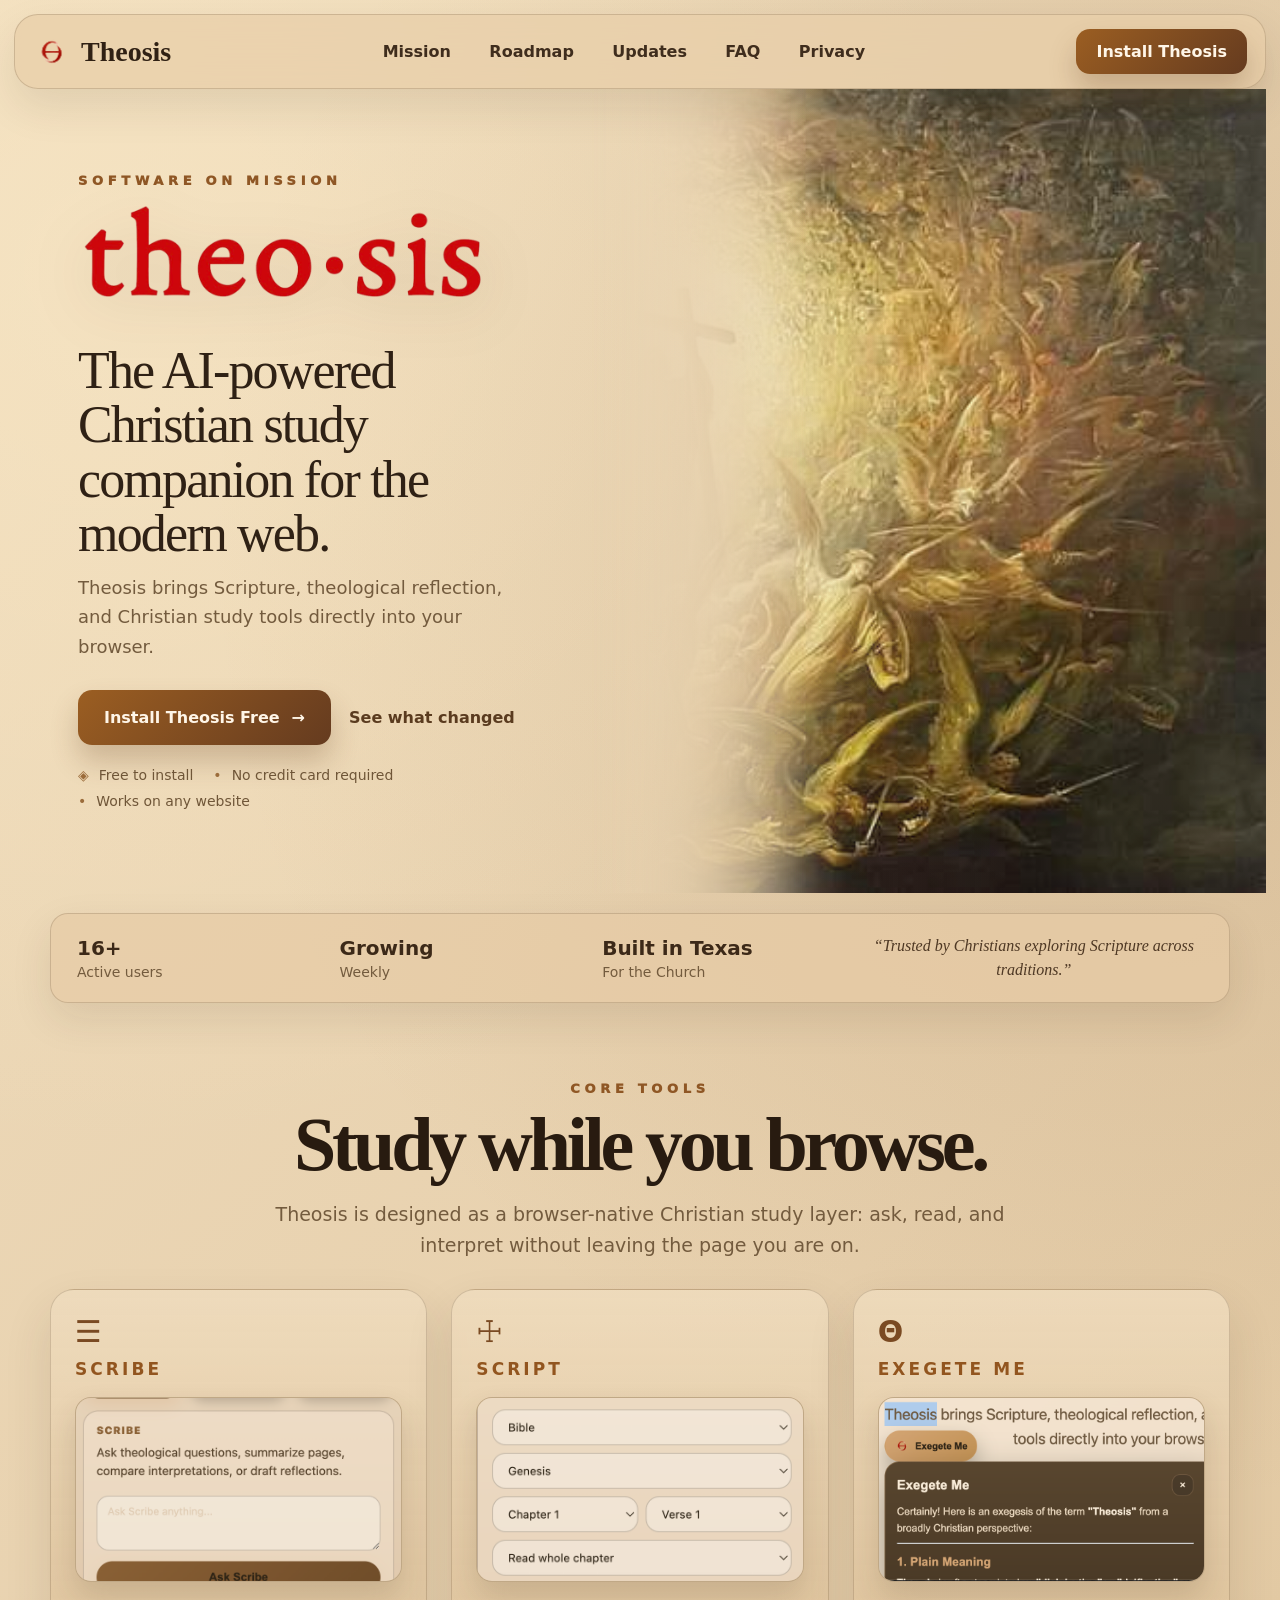
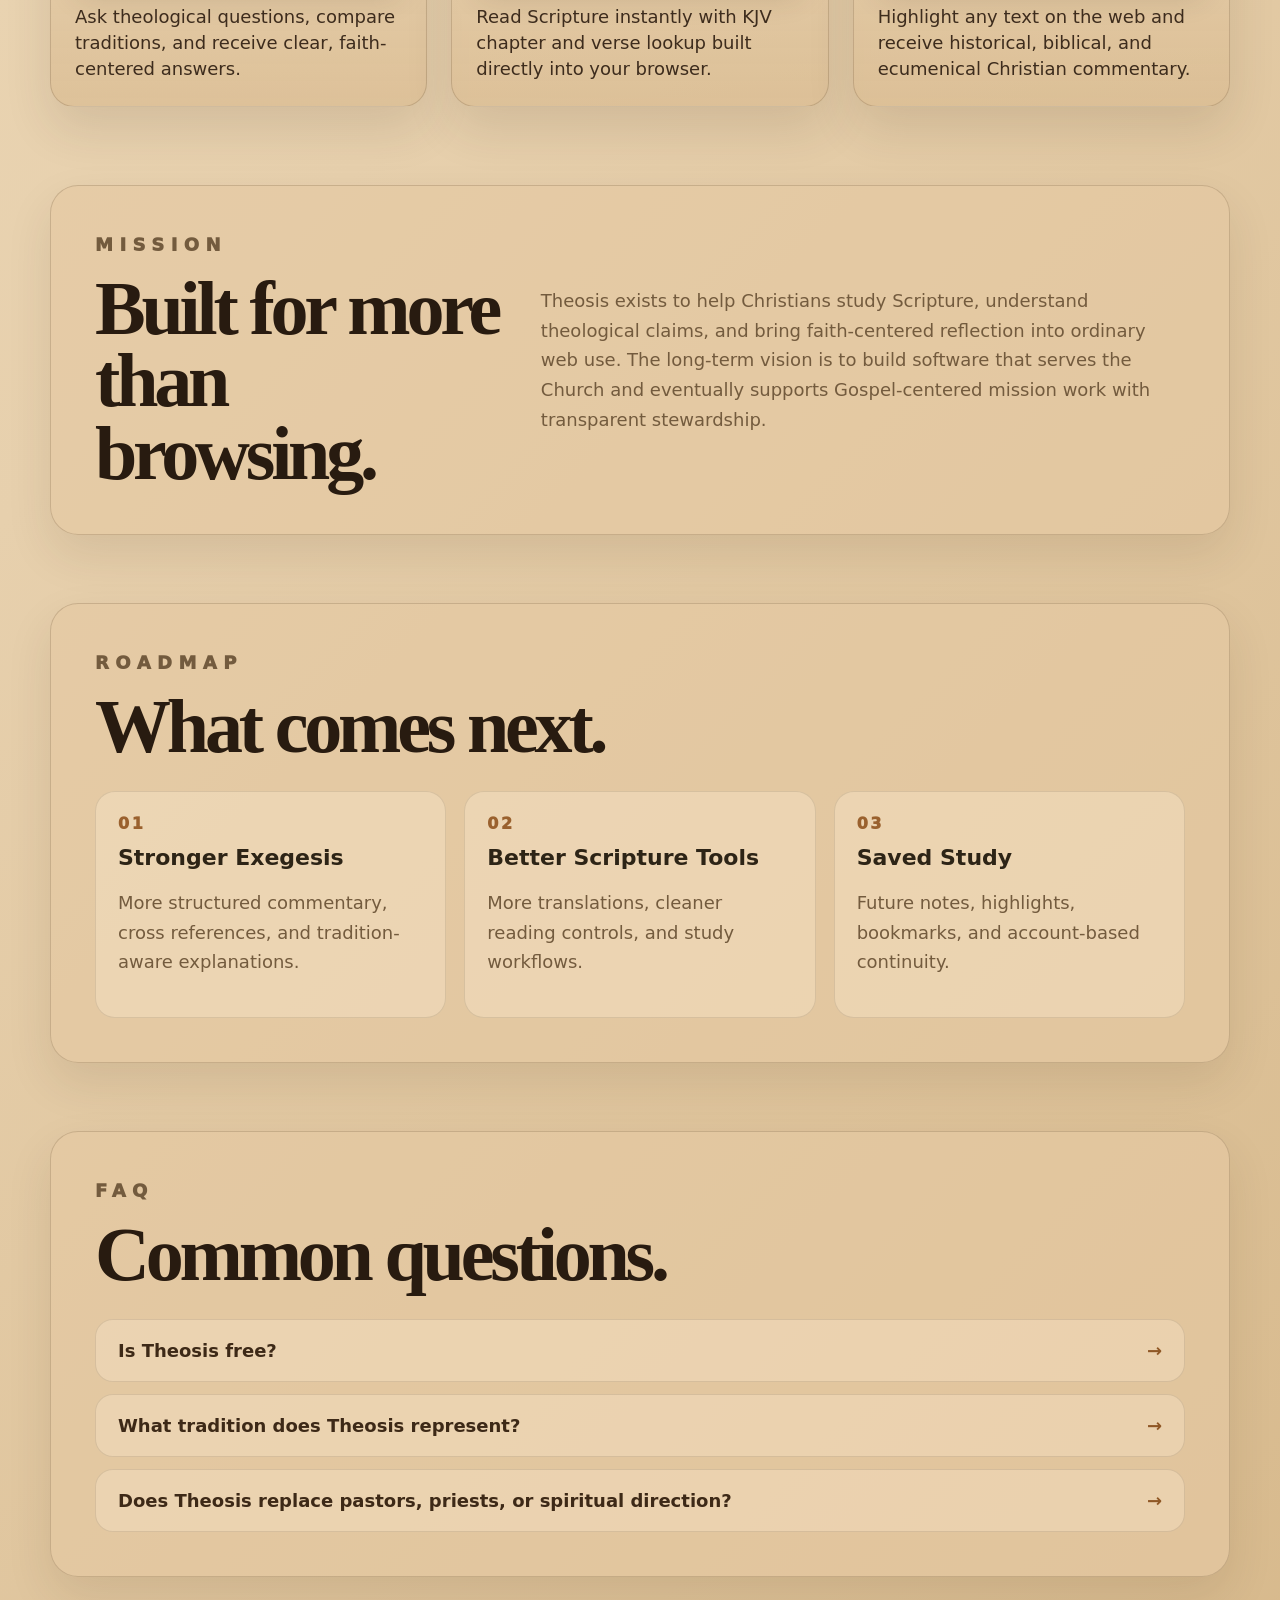
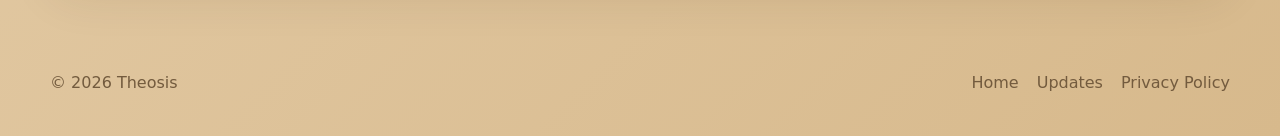
<file: index.html>
<!DOCTYPE html>
<html lang="en">
<head>
  <meta charset="UTF-8" />
  <meta name="viewport" content="width=device-width, initial-scale=1.0" />
  <meta name="description" content="Theosis is an AI-powered Christian study companion for the modern web." />
  <title>Theosis — Software on Mission</title>
  <link rel="stylesheet" href="styles.css" />
</head>
<body>
  <header class="site-header">
    <a class="brand" href="index.html" aria-label="Theosis home">
      <img src="assets/theosis-logo.png" alt="Theosis logo" />
      <span>Theosis</span>
    </a>

    <nav class="nav-links" aria-label="Primary navigation">
      <a href="#mission">Mission</a>
      <a href="#roadmap">Roadmap</a>
      <a href="updates.html">Updates</a>
      <a href="#faq">FAQ</a>
      <a href="privacy.html">Privacy</a>
    </nav>

    <a
      class="nav-cta"
      href="https://chromewebstore.google.com/detail/theosis/ddabniejjbfpociicpibpfglnallnpgo"
      target="_blank"
      rel="noopener noreferrer"
    >
      Install Theosis
    </a>
  </header>

  <main>
    <section class="hero-shell" aria-labelledby="hero-title">
      <div class="hero-copy">
        <p class="eyebrow">Software on Mission</p>
        <img class="hero-logo" src="assets/theosis-mainplate.png" alt="Theosis" />
        <p class="hero-line">The AI-powered Christian study companion for the modern web.</p>
        <p class="hero-subtext">
          Theosis brings Scripture, theological reflection, and Christian study tools directly into your browser.
        </p>
        <div class="hero-actions">
          <a
            class="cta"
            href="https://chromewebstore.google.com/detail/theosis/ddabniejjbfpociicpibpfglnallnpgo"
            target="_blank"
            rel="noopener noreferrer"
          >
            Install Theosis Free <span aria-hidden="true">→</span>
          </a>
          <a class="text-link" href="updates.html">See what changed</a>
        </div>
        <div class="trust-row" aria-label="Product details">
          <span>Free to install</span>
          <span>No credit card required</span>
          <span>Works on any website</span>
        </div>
      </div>

      <div class="hero-art" role="img" aria-label="Triumphant Christian artwork in warm tan and brown tones"></div>
    </section>

    <section class="signal-strip" aria-label="Theosis growth and trust signals">
      <div>
        <strong>16+</strong>
        <span>Active users</span>
      </div>
      <div>
        <strong>Growing</strong>
        <span>Weekly</span>
      </div>
      <div>
        <strong>Built in Texas</strong>
        <span>For the Church</span>
      </div>
      <p>“Trusted by Christians exploring Scripture across traditions.”</p>
    </section>

    <section class="section-heading" id="features">
      <p class="eyebrow">Core Tools</p>
      <h2>Study while you browse.</h2>
      <p>
        Theosis is designed as a browser-native Christian study layer: ask, read, and interpret without leaving the page you are on.
      </p>
    </section>

    <section class="feature-grid" aria-label="Theosis features">
      <article class="feature-card">
        <div class="feature-icon">☰</div>
        <h3>Scribe</h3>
        <img src="assets/scribe-web.png" alt="Screenshot of the Theosis Scribe panel" />
        <p>Ask theological questions, compare traditions, and receive clear, faith-centered answers.</p>
      </article>

      <article class="feature-card">
        <div class="feature-icon">☩</div>
        <h3>Script</h3>
        <img src="assets/script-web.png" alt="Screenshot of the Theosis Scripture lookup panel" />
        <p>Read Scripture instantly with KJV chapter and verse lookup built directly into your browser.</p>
      </article>

      <article class="feature-card">
        <div class="feature-icon">Θ</div>
        <h3>Exegete Me</h3>
        <img src="assets/exegete-web.png" alt="Screenshot of the Theosis Exegete Me feature" />
        <p>Highlight any text on the web and receive historical, biblical, and ecumenical Christian commentary.</p>
      </article>
    </section>

    <section class="mission-panel" id="mission">
      <div>
        <p class="eyebrow">Mission</p>
        <h2>Built for more than browsing.</h2>
      </div>
      <p>
        Theosis exists to help Christians study Scripture, understand theological claims, and bring faith-centered reflection into ordinary web use. The long-term vision is to build software that serves the Church and eventually supports Gospel-centered mission work with transparent stewardship.
      </p>
    </section>

    <section class="roadmap" id="roadmap">
      <p class="eyebrow">Roadmap</p>
      <h2>What comes next.</h2>
      <div class="roadmap-grid">
        <div>
          <span>01</span>
          <h3>Stronger Exegesis</h3>
          <p>More structured commentary, cross references, and tradition-aware explanations.</p>
        </div>
        <div>
          <span>02</span>
          <h3>Better Scripture Tools</h3>
          <p>More translations, cleaner reading controls, and study workflows.</p>
        </div>
        <div>
          <span>03</span>
          <h3>Saved Study</h3>
          <p>Future notes, highlights, bookmarks, and account-based continuity.</p>
        </div>
      </div>
    </section>

    <section class="faq" id="faq">
      <p class="eyebrow">FAQ</p>
      <h2>Common questions.</h2>
      <div class="faq-list">
        <details>
          <summary>Is Theosis free?</summary>
          <p>Yes. Theosis is currently free to install from the Chrome Web Store.</p>
        </details>
        <details>
          <summary>What tradition does Theosis represent?</summary>
          <p>Theosis aims to answer from a broadly Christian perspective while explaining differences between traditions fairly when they matter.</p>
        </details>
        <details>
          <summary>Does Theosis replace pastors, priests, or spiritual direction?</summary>
          <p>No. Theosis is a study aid, not a replacement for Scripture, prayer, church authority, pastoral care, or sacramental life.</p>
        </details>
      </div>
    </section>
  </main>

  <footer>
    <span>© 2026 Theosis</span>
    <div class="footer-links">
      <a href="index.html">Home</a>
      <a href="updates.html">Updates</a>
      <a href="privacy.html">Privacy Policy</a>
    </div>
  </footer>
</body>
</html>
</file>
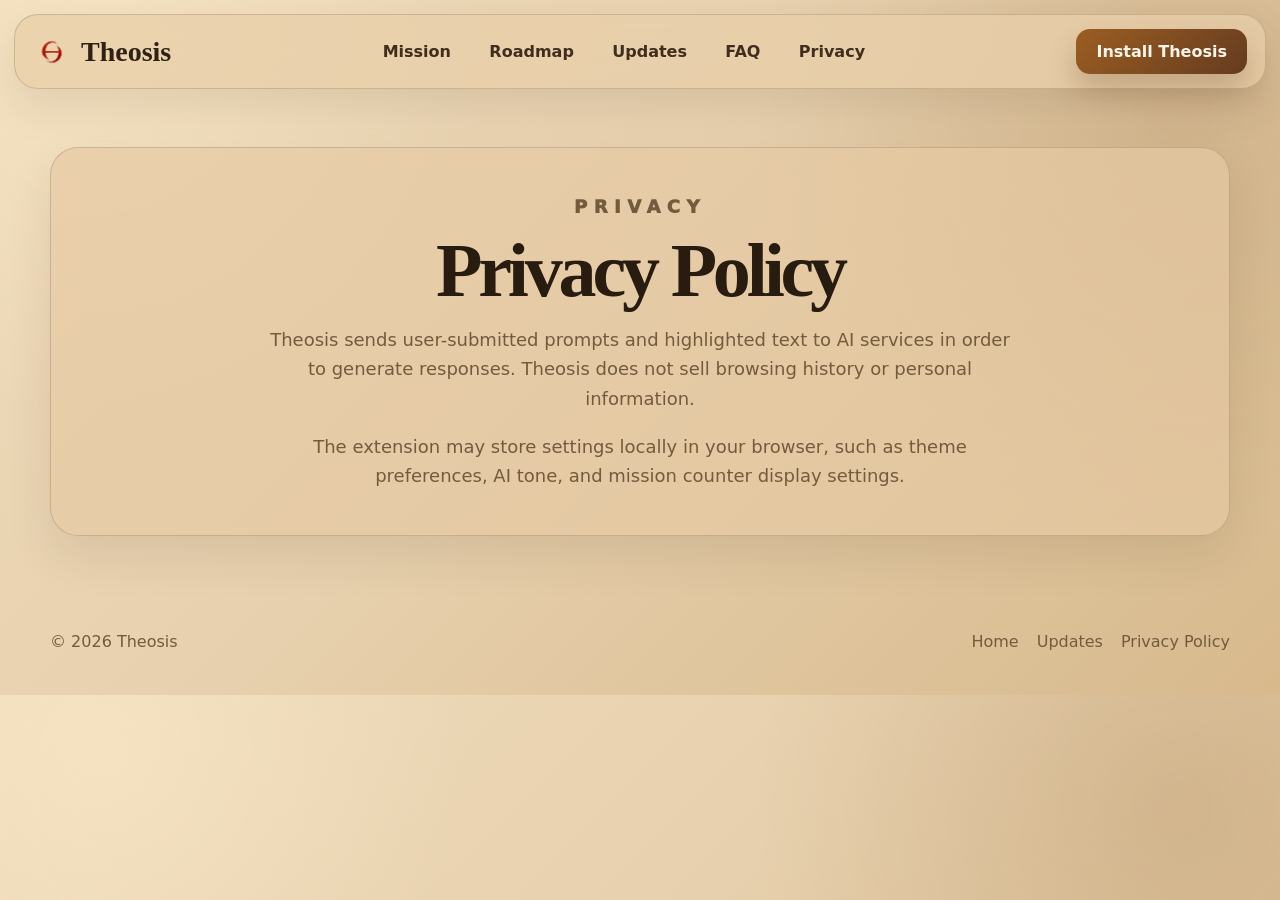
<file: privacy.html>
<!DOCTYPE html>
<html lang="en">
<head>
  <meta charset="UTF-8" />
  <meta name="viewport" content="width=device-width, initial-scale=1.0" />
  <title>Theosis Privacy Policy</title>
  <link rel="stylesheet" href="styles.css" />
</head>
<body>
  <header class="site-header">
    <a class="brand" href="index.html" aria-label="Theosis home">
      <img src="assets/theosis-logo.png" alt="Theosis logo" />
      <span>Theosis</span>
    </a>
    <nav class="nav-links" aria-label="Primary navigation">
      <a href="index.html#mission">Mission</a>
      <a href="index.html#roadmap">Roadmap</a>
      <a href="updates.html">Updates</a>
      <a href="index.html#faq">FAQ</a>
      <a href="privacy.html">Privacy</a>
    </nav>
    <a class="nav-cta" href="https://chromewebstore.google.com/detail/theosis/ddabniejjbfpociicpibpfglnallnpgo" target="_blank" rel="noopener noreferrer">Install Theosis</a>
  </header>

  <main class="standard-page">
    <p class="eyebrow">Privacy</p>
    <h1>Privacy Policy</h1>
    <p class="standard-copy">
      Theosis sends user-submitted prompts and highlighted text to AI services in order to generate responses. Theosis does not sell browsing history or personal information.
    </p>
    <p class="standard-copy">
      The extension may store settings locally in your browser, such as theme preferences, AI tone, and mission counter display settings.
    </p>
  </main>

  <footer>
    <span>© 2026 Theosis</span>
    <div class="footer-links">
      <a href="index.html">Home</a>
      <a href="updates.html">Updates</a>
      <a href="privacy.html">Privacy Policy</a>
    </div>
  </footer>
</body>
</html>
</file>
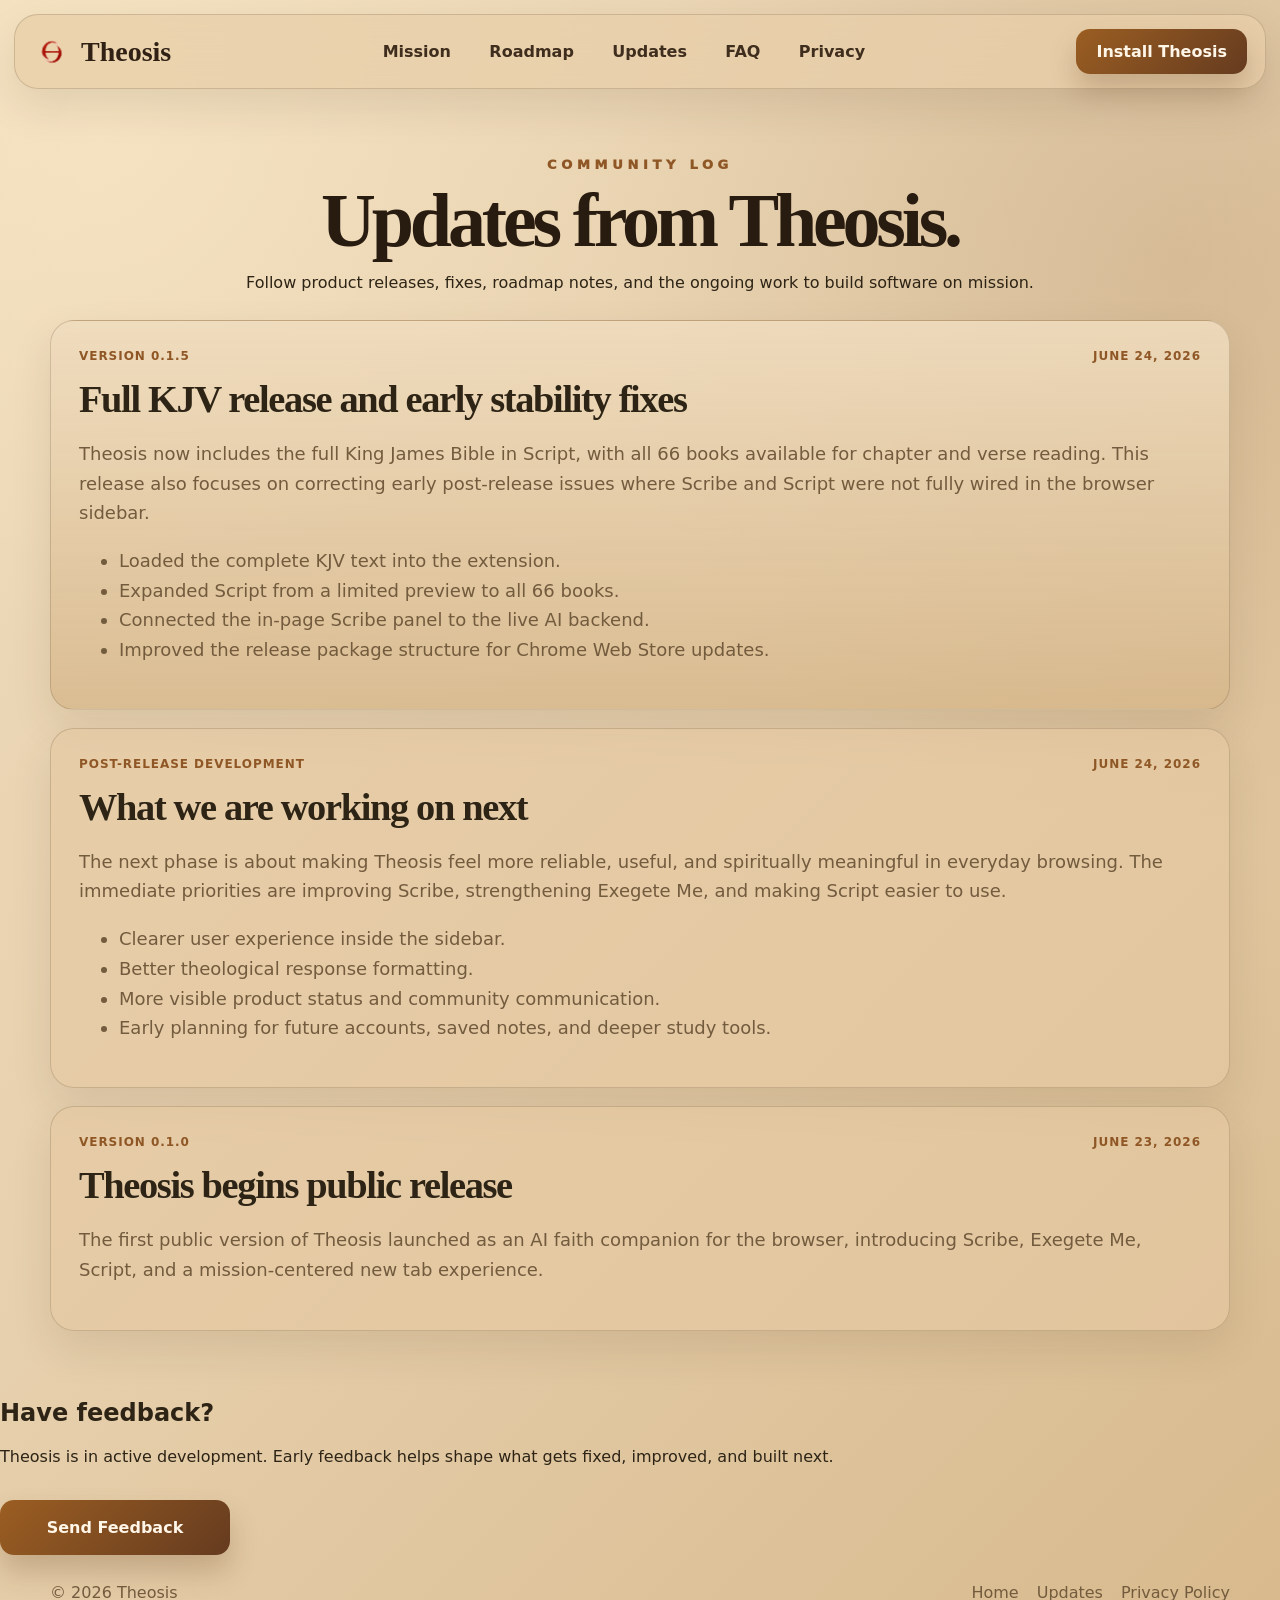
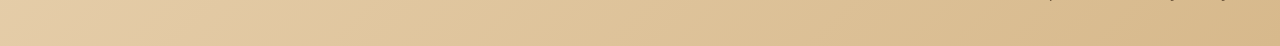
<file: updates.html>
<!DOCTYPE html>
<html lang="en">
<head>
  <meta charset="UTF-8" />
  <meta name="viewport" content="width=device-width, initial-scale=1.0" />
  <title>Theosis Updates — Software on Mission</title>
  <link rel="stylesheet" href="styles.css" />
</head>
<body>
  <header class="site-header">
    <a class="brand" href="index.html" aria-label="Theosis home">
      <img src="assets/theosis-logo.png" alt="Theosis logo" />
      <span>Theosis</span>
    </a>
    <nav class="nav-links" aria-label="Primary navigation">
      <a href="index.html#mission">Mission</a>
      <a href="index.html#roadmap">Roadmap</a>
      <a href="updates.html">Updates</a>
      <a href="index.html#faq">FAQ</a>
      <a href="privacy.html">Privacy</a>
    </nav>
    <a class="nav-cta" href="https://chromewebstore.google.com/detail/theosis/ddabniejjbfpociicpibpfglnallnpgo" target="_blank" rel="noopener noreferrer">Install Theosis</a>
  </header>

  <main class="hero updates-hero">
    <p class="tagline">Community Log</p>
    <h1>Updates from Theosis.</h1>
    <p class="subtext">
      Follow product releases, fixes, roadmap notes, and the ongoing work to build software on mission.
    </p>
  </main>

  <section class="update-log" aria-label="Theosis update log">
    <article class="update-entry featured-update">
      <div class="update-meta">
        <span class="update-version">Version 0.1.5</span>
        <time datetime="2026-06-24">June 24, 2026</time>
      </div>
      <h2>Full KJV release and early stability fixes</h2>
      <p>
        Theosis now includes the full King James Bible in Script, with all 66 books available for chapter and verse reading.
        This release also focuses on correcting early post-release issues where Scribe and Script were not fully wired in the browser sidebar.
      </p>
      <ul>
        <li>Loaded the complete KJV text into the extension.</li>
        <li>Expanded Script from a limited preview to all 66 books.</li>
        <li>Connected the in-page Scribe panel to the live AI backend.</li>
        <li>Improved the release package structure for Chrome Web Store updates.</li>
      </ul>
    </article>

    <article class="update-entry">
      <div class="update-meta">
        <span class="update-version">Post-release development</span>
        <time datetime="2026-06-24">June 24, 2026</time>
      </div>
      <h2>What we are working on next</h2>
      <p>
        The next phase is about making Theosis feel more reliable, useful, and spiritually meaningful in everyday browsing.
        The immediate priorities are improving Scribe, strengthening Exegete Me, and making Script easier to use.
      </p>
      <ul>
        <li>Clearer user experience inside the sidebar.</li>
        <li>Better theological response formatting.</li>
        <li>More visible product status and community communication.</li>
        <li>Early planning for future accounts, saved notes, and deeper study tools.</li>
      </ul>
    </article>

    <article class="update-entry">
      <div class="update-meta">
        <span class="update-version">Version 0.1.0</span>
        <time datetime="2026-06-23">June 23, 2026</time>
      </div>
      <h2>Theosis begins public release</h2>
      <p>
        The first public version of Theosis launched as an AI faith companion for the browser, introducing Scribe,
        Exegete Me, Script, and a mission-centered new tab experience.
      </p>
    </article>
  </section>

  <section class="mission">
    <h2>Have feedback?</h2>
    <p>
      Theosis is in active development. Early feedback helps shape what gets fixed, improved, and built next.
    </p>
    <a class="cta secondary-cta" href="mailto:contact@theosis.it.com">Send Feedback</a>
  </section>

  <footer>
    <span>© 2026 Theosis</span>
    <div class="footer-links">
      <a href="index.html">Home</a>
      <a href="updates.html">Updates</a>
      <a href="privacy.html">Privacy Policy</a>
    </div>
  </footer>
</body>
</html>
</file>
<file: styles.css>
:root {
  --bg: #e7d0ad;
  --bg-soft: #efdcbc;
  --bg-card: #ead5b5;
  --bg-card-deep: #d8bd95;
  --ink: #2d2416;
  --muted: #735b3e;
  --brown: #5a3b1f;
  --brown-deep: #302114;
  --gold: #b87a37;
  --gold-light: #d6a86d;
  --line: rgba(68, 45, 24, 0.18);
  --shadow: rgba(45, 33, 20, 0.18);
}

* { box-sizing: border-box; }

html { scroll-behavior: smooth; }

body {
  margin: 0;
  font-family: Inter, ui-sans-serif, system-ui, -apple-system, BlinkMacSystemFont, "Segoe UI", sans-serif;
  color: var(--ink);
  background:
    radial-gradient(circle at 8% 8%, rgba(255, 238, 203, 0.42), transparent 27%),
    radial-gradient(circle at 92% 16%, rgba(128, 84, 37, 0.16), transparent 32%),
    linear-gradient(135deg, var(--bg-soft), var(--bg) 46%, #d7b98c);
}

a { color: inherit; text-decoration: none; }

.site-header {
  width: min(1280px, calc(100% - 28px));
  margin: 14px auto 0;
  padding: 14px 18px;
  display: flex;
  align-items: center;
  justify-content: space-between;
  gap: 18px;
  border: 1px solid var(--line);
  border-radius: 24px;
  background: rgba(232, 207, 170, 0.78);
  box-shadow: 0 18px 42px rgba(61, 43, 24, .10);
  backdrop-filter: blur(16px);
  position: sticky;
  top: 12px;
  z-index: 10;
}

.brand {
  display: flex;
  align-items: center;
  gap: 10px;
  font-family: Georgia, "Times New Roman", serif;
  font-size: 28px;
  font-weight: 700;
  color: var(--brown-deep);
  white-space: nowrap;
}

.brand img {
  width: 38px;
  height: 38px;
  object-fit: contain;
}

.nav-links {
  display: flex;
  align-items: center;
  justify-content: center;
  gap: clamp(14px, 3vw, 42px);
  color: #3f2d1d;
  font-weight: 750;
}

.nav-links a,
.footer-links a,
.text-link {
  transition: opacity .18s ease, transform .18s ease;
}

.nav-links a:hover,
.footer-links a:hover,
.text-link:hover {
  opacity: .72;
}

.nav-cta,
.cta {
  display: inline-flex;
  align-items: center;
  justify-content: center;
  gap: 12px;
  border-radius: 14px;
  color: #fff6e8;
  background: linear-gradient(135deg, #9b5e22, #653b1f);
  font-weight: 900;
  box-shadow: 0 16px 28px rgba(93, 55, 24, .24);
}

.nav-cta { padding: 13px 20px; white-space: nowrap; }

.hero-shell {
  width: min(1280px, calc(100% - 28px));
  min-height: 560px;
  margin: 0 auto;
  display: grid;
  grid-template-columns: minmax(0, 0.92fr) minmax(420px, 1.08fr);
  overflow: visible;
  border: 0;
  border-radius: 0;
  background: transparent;
  box-shadow: none;
  position: relative;
}

.hero-copy {
  position: relative;
  z-index: 2;
  padding: clamp(48px, 7vw, 84px) clamp(28px, 5vw, 64px);
  display: flex;
  flex-direction: column;
  justify-content: center;
}

.eyebrow,
.tagline {
  margin: 0 0 12px;
  text-transform: uppercase;
  letter-spacing: .36em;
  color: #8f5725;
  font-size: 13px;
  font-weight: 950;
}

.hero-logo {
  width: min(520px, 92%);
  height: auto;
  display: block;
  margin: 0 0 8px;
  filter: drop-shadow(0 12px 28px rgba(55, 34, 16, .13));
}

.hero-line {
  max-width: 620px;
  margin: 28px 0 12px;
  font-family: Georgia, "Times New Roman", serif;
  font-size: clamp(32px, 4.2vw, 52px);
  line-height: 1.04;
  letter-spacing: -0.035em;
  color: #2f2115;
}

.hero-subtext {
  max-width: 560px;
  margin: 0 0 28px;
  color: var(--muted);
  font-size: 18px;
  line-height: 1.65;
}

.hero-actions {
  display: flex;
  align-items: center;
  flex-wrap: wrap;
  gap: 18px;
}

.cta {
  padding: 18px 26px;
  min-width: 230px;
}

.text-link {
  color: var(--brown);
  font-weight: 900;
}

.trust-row {
  display: flex;
  align-items: center;
  flex-wrap: wrap;
  gap: 10px 20px;
  margin-top: 22px;
  color: #6f5638;
  font-size: 14px;
}

.trust-row span::before {
  content: "•";
  margin-right: 10px;
  color: #9b6c3b;
}

.trust-row span:first-child::before { content: "◈"; }

.hero-art {
  min-height: 560px;
  width: 100%;
  position: relative;
  isolation: isolate;
  background:
    linear-gradient(90deg, var(--bg-soft) 0%, rgba(231, 208, 173, .72) 14%, rgba(231, 208, 173, .08) 38%, rgba(231, 208, 173, 0) 62%),
    linear-gradient(180deg, rgba(231, 208, 173, .18), rgba(48, 33, 20, .08)),
    url("assets/triumph.jpg") center right / cover no-repeat;
  -webkit-mask-image: linear-gradient(to right, transparent 0%, rgba(0,0,0,.25) 12%, black 32%);
  mask-image: linear-gradient(to right, transparent 0%, rgba(0,0,0,.25) 12%, black 32%);
}

.hero-art::after {
  content: "";
  position: absolute;
  inset: 0;
  background:
    radial-gradient(circle at left center, rgba(239, 220, 190, .58), transparent 46%),
    linear-gradient(90deg, var(--bg-soft), transparent 34%);
  pointer-events: none;
  z-index: 1;
}

.signal-strip {
  width: min(1180px, calc(100% - 48px));
  margin: 20px auto 0;
  display: grid;
  grid-template-columns: repeat(3, minmax(0, 1fr)) 1.35fr;
  gap: 12px;
  align-items: center;
  padding: 20px 26px;
  border: 1px solid var(--line);
  border-radius: 18px;
  background: rgba(230, 203, 165, .72);
  box-shadow: 0 16px 40px rgba(61, 42, 23, .10);
}

.signal-strip div {
  display: flex;
  flex-direction: column;
  gap: 4px;
}

.signal-strip strong {
  color: #3c2918;
  font-size: 20px;
}

.signal-strip span {
  color: var(--muted);
  font-size: 14px;
}

.signal-strip p {
  margin: 0;
  font-family: Georgia, "Times New Roman", serif;
  font-style: italic;
  color: #4e3824;
  text-align: center;
  line-height: 1.5;
}

.section-heading,
.mission-panel,
.roadmap,
.faq,
.update-log,
.standard-page {
  width: min(1180px, calc(100% - 48px));
  margin: 0 auto;
}

.section-heading {
  padding: 78px 0 28px;
  text-align: center;
}

.section-heading h2,
.mission-panel h2,
.roadmap h2,
.faq h2,
.standard-page h1,
.updates-hero h1 {
  margin: 0;
  font-family: Georgia, "Times New Roman", serif;
  font-size: clamp(42px, 6vw, 76px);
  letter-spacing: -0.055em;
  line-height: .96;
  color: #281b10;
}

.section-heading p:not(.eyebrow),
.standard-copy {
  max-width: 760px;
  margin: 18px auto 0;
  color: var(--muted);
  font-size: 19px;
  line-height: 1.65;
}

.feature-grid {
  width: min(1180px, calc(100% - 48px));
  margin: 0 auto 78px;
  display: grid;
  grid-template-columns: repeat(3, minmax(0, 1fr));
  gap: 24px;
}

.feature-card {
  min-height: 100%;
  padding: 24px;
  border: 1px solid var(--line);
  border-radius: 24px;
  background:
    linear-gradient(180deg, rgba(239, 220, 190, .82), rgba(217, 187, 145, .72));
  box-shadow: 0 22px 48px rgba(61, 42, 23, .12);
}

.feature-icon {
  color: #7a4a22;
  font-size: 30px;
  font-weight: 900;
}

.feature-card h3 {
  margin: 10px 0 18px;
  color: #92551f;
  text-transform: uppercase;
  letter-spacing: .18em;
  font-size: 17px;
}

.feature-card img {
  width: 100%;
  aspect-ratio: 16 / 9;
  object-fit: cover;
  object-position: top left;
  border-radius: 16px;
  border: 1px solid rgba(61, 42, 23, .14);
  box-shadow: 0 15px 30px rgba(61, 42, 23, .16);
  background: #d6bd99;
}

.feature-card p {
  margin: 18px 0 0;
  color: #3d2c1d;
  font-size: 18px;
  line-height: 1.45;
}

.mission-panel,
.roadmap,
.faq,
.standard-page {
  margin-bottom: 68px;
  padding: clamp(26px, 4vw, 44px);
  border: 1px solid var(--line);
  border-radius: 28px;
  background: rgba(229, 201, 162, .68);
  box-shadow: 0 20px 46px rgba(61, 42, 23, .10);
}

.mission-panel {
  display: grid;
  grid-template-columns: .78fr 1.22fr;
  gap: 34px;
  align-items: center;
}

.mission-panel p,
.roadmap p,
.faq p,
.standard-page p,
.update-entry p,
.update-entry li {
  color: var(--muted);
  font-size: 18px;
  line-height: 1.65;
}

.roadmap-grid {
  display: grid;
  grid-template-columns: repeat(3, minmax(0, 1fr));
  gap: 18px;
  margin-top: 28px;
}

.roadmap-grid div {
  padding: 22px;
  border-radius: 20px;
  background: rgba(255, 239, 214, .32);
  border: 1px solid rgba(61, 42, 23, .12);
}

.roadmap-grid span {
  color: #9a612e;
  font-weight: 950;
  letter-spacing: .16em;
}

.roadmap-grid h3 {
  margin: 12px 0 8px;
  font-size: 22px;
}

.faq-list {
  display: grid;
  gap: 12px;
  margin-top: 28px;
}

details {
  border-radius: 18px;
  background: rgba(255, 239, 214, .30);
  border: 1px solid rgba(61, 42, 23, .12);
  overflow: hidden;
  transition: background .22s ease, border-color .22s ease, box-shadow .22s ease, transform .18s ease;
}

details[open] {
  background: rgba(255, 239, 214, .46);
  border-color: rgba(61, 42, 23, .20);
  box-shadow: 0 14px 28px rgba(61, 42, 23, .08);
}

summary {
  cursor: pointer;
  color: #3d2917;
  font-weight: 900;
  font-size: 18px;
  list-style: none;
  padding: 20px 22px;
  display: flex;
  align-items: center;
  justify-content: space-between;
  gap: 16px;
}

summary::-webkit-details-marker { display: none; }

summary::after {
  content: "→";
  color: #8f5725;
  transition: transform .26s ease;
}

details[open] summary::after {
  transform: rotate(90deg);
}

.faq-list details p {
  margin: 0;
  max-height: 0;
  overflow: hidden;
  padding: 0 22px;
  opacity: 0;
  transform: translateY(-6px);
  transition: max-height .32s ease, opacity .24s ease, transform .24s ease, padding .24s ease;
}

.faq-list details[open] p {
  max-height: 220px;
  padding: 0 22px 20px;
  opacity: 1;
  transform: translateY(0);
}

footer {
  width: min(1180px, calc(100% - 48px));
  margin: 0 auto;
  padding: 28px 0 44px;
  display: flex;
  justify-content: space-between;
  gap: 18px;
  color: var(--muted);
}

.footer-links {
  display: flex;
  gap: 18px;
  flex-wrap: wrap;
}

/* Shared inner pages */
.standard-page,
.updates-hero {
  margin-top: 58px;
  text-align: center;
}

.updates-hero {
  width: min(950px, calc(100% - 48px));
  margin: 68px auto 28px;
}

.update-log {
  display: grid;
  gap: 18px;
  margin-bottom: 68px;
}

.update-entry {
  padding: 28px;
  border-radius: 24px;
  border: 1px solid var(--line);
  background: rgba(229, 201, 162, .68);
  box-shadow: 0 18px 42px rgba(61, 42, 23, .10);
}

.featured-update {
  background: linear-gradient(180deg, rgba(239, 220, 190, .86), rgba(213, 181, 136, .76));
}

.update-meta {
  display: flex;
  justify-content: space-between;
  gap: 16px;
  flex-wrap: wrap;
  color: #8f5725;
  font-weight: 900;
  text-transform: uppercase;
  letter-spacing: .08em;
  font-size: 12px;
}

.update-entry h2 {
  margin: 14px 0 10px;
  font-family: Georgia, "Times New Roman", serif;
  font-size: clamp(28px, 3vw, 42px);
  letter-spacing: -0.035em;
}

.secondary-cta {
  margin-top: 18px;
  color: #fff6e8;
}

@media (max-width: 980px) {
  .site-header {
    flex-wrap: wrap;
  }

  .nav-links {
    order: 3;
    width: 100%;
    justify-content: flex-start;
    overflow-x: auto;
    padding-bottom: 2px;
  }

  .hero-shell {
    grid-template-columns: 1fr;
  }

  .hero-art {
    min-height: 320px;
    order: -1;
  }

  .feature-grid,
  .roadmap-grid,
  .signal-strip,
  .mission-panel {
    grid-template-columns: 1fr;
  }

  .signal-strip p { text-align: left; }
}

@media (max-width: 640px) {
  .site-header,
  .hero-shell,
  .section-heading,
  .mission-panel,
  .roadmap,
  .faq,
  .feature-grid,
  .signal-strip,
  footer,
  .update-log,
  .updates-hero,
  .standard-page {
    width: min(100% - 26px, 1180px);
  }

  .brand { font-size: 24px; }
  .nav-cta { width: 100%; }
  .hero-copy { padding: 40px 24px; }
  .hero-logo { width: min(430px, 96%); }
  .hero-line { font-size: 32px; }
  footer { flex-direction: column; }
}
</file>
